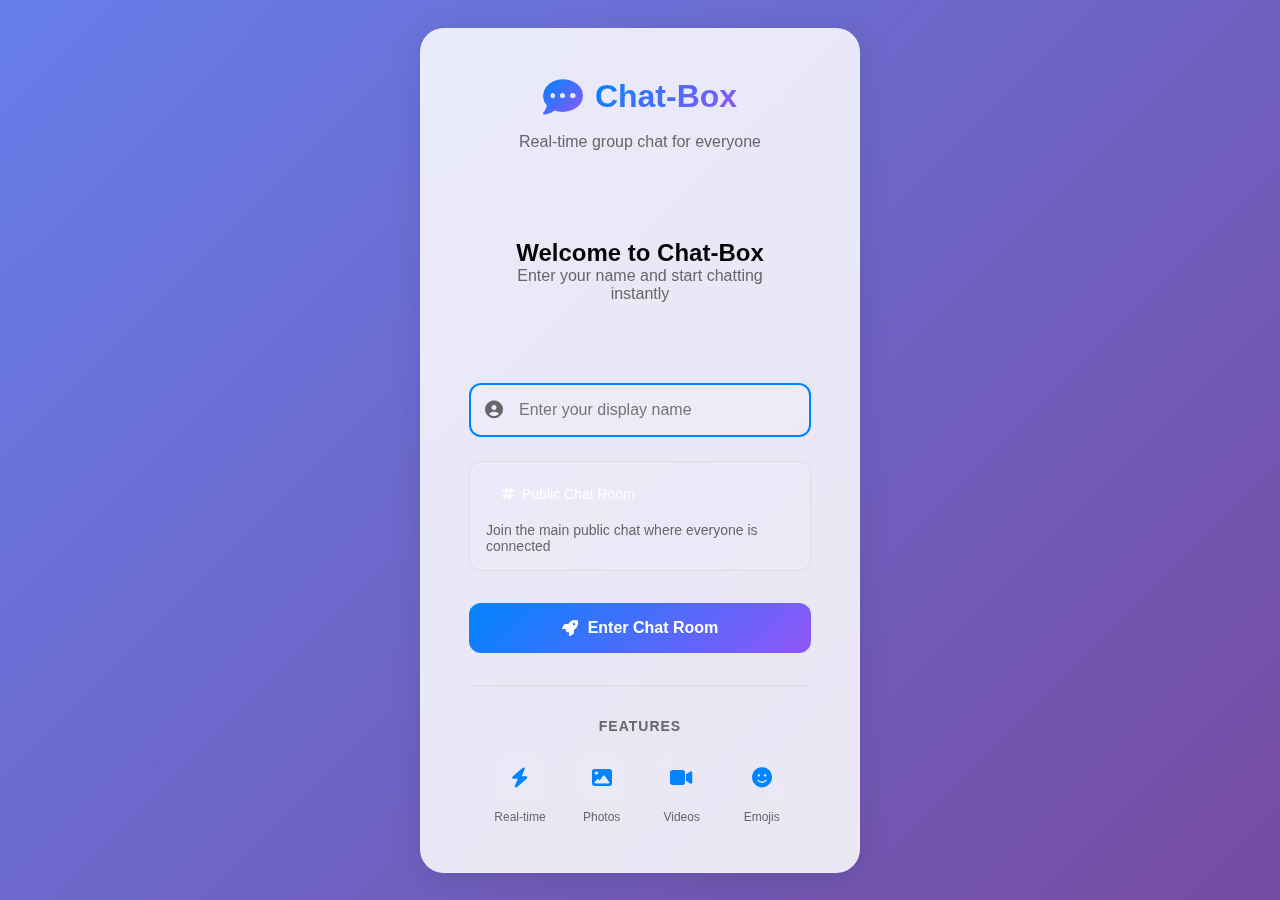
<file: frontend/index.html>
<!DOCTYPE html>
<html lang="en">
<head>
    <meta charset="UTF-8">
    <meta name="viewport" content="width=device-width, initial-scale=1.0">
    <title>Chat-Box | Real-time Group Chat</title>
    <link rel="stylesheet" href="style.css">
    <link rel="stylesheet" href="https://cdnjs.cloudflare.com/ajax/libs/font-awesome/6.4.0/css/all.min.css">
</head>
<body class="light-theme">
    <div class="theme-switch">
        <button id="themeToggle" class="theme-btn">
            <i class="fas fa-moon"></i>
        </button>
    </div>

    <div class="login-container">
        <div class="glass-card">
            <div class="app-header">
                <div class="app-logo">
                    <i class="fas fa-comment-dots"></i>
                    <h1>Chat-Box</h1>
                </div>
                <p class="app-tagline">Real-time group chat for everyone</p>
            </div>

            <div class="auth-body">
                <div class="welcome-message">
                    <h2>Welcome to Chat-Box</h2>
                    <p>Enter your name and start chatting instantly</p>
                </div>

                <form id="joinForm" class="login-form">
                    <div class="input-group">
                        <i class="fas fa-user-circle"></i>
                        <input 
                            type="text" 
                            id="username" 
                            placeholder="Enter your display name" 
                            required 
                            autocomplete="off"
                            autofocus
                        >
                    </div>

                    <div class="room-info-display">
                        <div class="room-badge">
                            <i class="fas fa-hashtag"></i>
                            <span>Public Chat Room</span>
                        </div>
                        <p>Join the main public chat where everyone is connected</p>
                    </div>

                    <button type="submit" class="join-btn">
                        <i class="fas fa-rocket"></i> Enter Chat Room
                    </button>
                </form>

                <div class="features">
                    <h3>Features</h3>
                    <div class="feature-icons">
                        <div>
                            <i class="fas fa-bolt"></i>
                            <span>Real-time</span>
                        </div>
                        <div>
                            <i class="fas fa-image"></i>
                            <span>Photos</span>
                        </div>
                        <div>
                            <i class="fas fa-video"></i>
                            <span>Videos</span>
                        </div>
                        <div>
                            <i class="fas fa-smile"></i>
                            <span>Emojis</span>
                        </div>
                    </div>
                </div>
            </div>
        </div>
    </div>

    <script src="theme.js"></script>
    <script>
        document.addEventListener('DOMContentLoaded', function() {
            initTheme();
            
            document.getElementById('joinForm').addEventListener('submit', function(e) {
                e.preventDefault();
                
                const username = document.getElementById('username').value.trim();
                
                if (username) {
                    localStorage.setItem('chatBoxUsername', username);
                    localStorage.setItem('chatBoxRoom', 'public-chat');
                    
                    const button = this.querySelector('.join-btn');
                    const originalText = button.innerHTML;
                    button.innerHTML = '<i class="fas fa-spinner fa-spin"></i> Connecting...';
                    button.disabled = true;
                    
                    setTimeout(() => {
                        window.location.href = 'chat.html';
                    }, 800);
                }
            });
            
            const storedUsername = localStorage.getItem('chatBoxUsername');
            if (storedUsername) {
                document.getElementById('username').value = storedUsername;
            }
        });
    </script>
</body>
</html>
</file>
<file: frontend/style.css>
/* Modern Glass/Messenger Theme */
:root {
    --messenger-blue: #0084ff;
    --messenger-blue-light: #e7f3ff;
    --messenger-gray: #f0f2f5;
    --messenger-dark: #050505;
    --messenger-text: #050505;
    --messenger-text-light: #65676b;
    --messenger-border: #dadde1;
    --messenger-white: #ffffff;
    --messenger-green: #00a400;
    --messenger-red: #fa383e;
    --messenger-purple: #9156f7;
    
    --glass-bg: rgba(255, 255, 255, 0.85);
    --glass-border: rgba(255, 255, 255, 0.2);
    --glass-shadow: 0 8px 32px rgba(0, 0, 0, 0.1);
    --glass-blur: blur(20px);
    
    --primary: var(--messenger-blue);
    --secondary: var(--messenger-purple);
    --bg-primary: var(--messenger-gray);
    --bg-secondary: var(--glass-bg);
    --text-primary: var(--messenger-text);
    --text-secondary: var(--messenger-text-light);
    --border-color: var(--messenger-border);
    --online: #31a24c;
    --typing: #65676b;
}

.dark-theme {
    --messenger-blue: #0099ff;
    --messenger-blue-light: rgba(0, 153, 255, 0.1);
    --messenger-gray: #18191a;
    --messenger-dark: #242526;
    --messenger-text: #e4e6eb;
    --messenger-text-light: #b0b3b8;
    --messenger-border: #3e4042;
    --messenger-white: #242526;
    
    --glass-bg: rgba(36, 37, 38, 0.85);
    --glass-border: rgba(255, 255, 255, 0.1);
    --glass-shadow: 0 8px 32px rgba(0, 0, 0, 0.3);
}

* {
    margin: 0;
    padding: 0;
    box-sizing: border-box;
}

body {
    font-family: -apple-system, BlinkMacSystemFont, 'Segoe UI', Roboto, Helvetica, Arial, sans-serif;
    background: var(--bg-primary);
    color: var(--text-primary);
    -webkit-font-smoothing: antialiased;
    -moz-osx-font-smoothing: grayscale;
    height: 100vh;
    overflow: hidden;
}

/* Login Page */
.login-container {
    display: flex;
    height: 100vh;
    background: linear-gradient(135deg, #667eea 0%, #764ba2 100%);
    position: relative;
    overflow: hidden;
}

.glass-card {
    position: relative;
    margin: auto;
    background: var(--glass-bg);
    backdrop-filter: var(--glass-blur);
    -webkit-backdrop-filter: var(--glass-blur);
    border-radius: 24px;
    border: 1px solid var(--glass-border);
    box-shadow: var(--glass-shadow);
    padding: 48px;
    width: 90%;
    max-width: 440px;
    z-index: 1;
}

.app-header {
    text-align: center;
    margin-bottom: 40px;
}

.app-logo {
    display: flex;
    align-items: center;
    justify-content: center;
    gap: 12px;
    margin-bottom: 16px;
}

.app-logo i {
    font-size: 40px;
    background: linear-gradient(135deg, var(--primary), var(--secondary));
    -webkit-background-clip: text;
    -webkit-text-fill-color: transparent;
    background-clip: text;
}

.app-logo h1 {
    font-size: 32px;
    font-weight: 700;
    background: linear-gradient(135deg, var(--primary), var(--secondary));
    -webkit-background-clip: text;
    -webkit-text-fill-color: transparent;
    background-clip: text;
}

.app-tagline {
    color: var(--text-secondary);
    font-size: 16px;
    font-weight: 400;
}

.login-form {
    display: flex;
    flex-direction: column;
    gap: 24px;
}

.input-group {
    position: relative;
}

.input-group i {
    position: absolute;
    left: 16px;
    top: 50%;
    transform: translateY(-50%);
    color: var(--text-secondary);
    font-size: 18px;
}

.input-group input {
    width: 100%;
    padding: 16px 16px 16px 48px;
    background: rgba(255, 255, 255, 0.1);
    border: 2px solid transparent;
    border-radius: 12px;
    font-size: 16px;
    color: var(--text-primary);
    transition: all 0.3s ease;
}

.input-group input:focus {
    outline: none;
    border-color: var(--primary);
    background: rgba(255, 255, 255, 0.15);
}

.room-info-display {
    background: rgba(255, 255, 255, 0.1);
    border-radius: 12px;
    padding: 16px;
    border: 1px solid var(--border-color);
}

.room-badge {
    display: inline-flex;
    align-items: center;
    gap: 8px;
    background: linear-gradient(135deg, var(--primary-light), var(--primary));
    color: white;
    padding: 8px 16px;
    border-radius: 20px;
    font-size: 14px;
    font-weight: 500;
    margin-bottom: 12px;
}

.room-info-display p {
    font-size: 14px;
    color: var(--text-secondary);
}

.join-btn {
    background: linear-gradient(135deg, var(--primary), var(--secondary));
    color: white;
    border: none;
    padding: 16px;
    border-radius: 12px;
    font-size: 16px;
    font-weight: 600;
    cursor: pointer;
    display: flex;
    align-items: center;
    justify-content: center;
    gap: 10px;
    transition: all 0.3s ease;
    margin-top: 8px;
}

.join-btn:hover {
    transform: translateY(-2px);
    box-shadow: 0 10px 20px rgba(0, 0, 0, 0.2);
}

.features {
    margin-top: 32px;
    padding-top: 32px;
    border-top: 1px solid var(--border-color);
}

.features h3 {
    text-align: center;
    color: var(--text-secondary);
    margin-bottom: 20px;
    font-size: 14px;
    font-weight: 600;
    text-transform: uppercase;
    letter-spacing: 1px;
}

.feature-icons {
    display: flex;
    justify-content: center;
    gap: 32px;
}

.feature-icons div {
    display: flex;
    flex-direction: column;
    align-items: center;
    gap: 8px;
}

.feature-icons i {
    font-size: 20px;
    width: 48px;
    height: 48px;
    display: flex;
    align-items: center;
    justify-content: center;
    background: rgba(255, 255, 255, 0.1);
    border-radius: 12px;
    color: var(--primary);
}

.feature-icons span {
    font-size: 12px;
    color: var(--text-secondary);
    font-weight: 500;
}

.theme-switch {
    position: absolute;
    top: 24px;
    right: 24px;
}

.theme-btn {
    width: 48px;
    height: 48px;
    background: var(--glass-bg);
    backdrop-filter: var(--glass-blur);
    border: 1px solid var(--glass-border);
    border-radius: 50%;
    display: flex;
    align-items: center;
    justify-content: center;
    color: var(--text-primary);
    font-size: 20px;
    cursor: pointer;
    transition: all 0.3s ease;
}

.theme-btn:hover {
    transform: rotate(30deg);
    background: rgba(255, 255, 255, 0.2);
}

/* Chat Page */
.chat-container {
    display: flex;
    height: 100vh;
    background: var(--bg-primary);
}

.sidebar {
    width: 360px;
    background: var(--bg-secondary);
    backdrop-filter: var(--glass-blur);
    -webkit-backdrop-filter: var(--glass-blur);
    border-right: 1px solid var(--glass-border);
    display: flex;
    flex-direction: column;
    position: relative;
    z-index: 10;
}

.sidebar-header {
    padding: 20px;
    display: flex;
    align-items: center;
    justify-content: space-between;
    border-bottom: 1px solid var(--border-color);
}

.user-info {
    display: flex;
    align-items: center;
    gap: 12px;
}

.user-avatar {
    width: 40px;
    height: 40px;
    border-radius: 50%;
    background: linear-gradient(135deg, var(--primary), var(--secondary));
    display: flex;
    align-items: center;
    justify-content: center;
    color: white;
    font-weight: 600;
    font-size: 16px;
}

.user-details h3 {
    font-size: 16px;
    font-weight: 600;
    margin-bottom: 4px;
}

.user-details p {
    font-size: 13px;
    color: var(--text-secondary);
    display: flex;
    align-items: center;
    gap: 4px;
}

.status-dot {
    width: 8px;
    height: 8px;
    border-radius: 50%;
    background: var(--online);
    display: inline-block;
}

.room-info {
    padding: 20px;
    border-bottom: 1px solid var(--border-color);
}

.room-info h3 {
    font-size: 20px;
    font-weight: 600;
    margin-bottom: 8px;
    display: flex;
    align-items: center;
    gap: 10px;
}

.room-info h3 i {
    color: var(--primary);
}

.room-stats {
    display: flex;
    gap: 20px;
    margin-top: 12px;
}

.stat {
    display: flex;
    align-items: center;
    gap: 6px;
    font-size: 14px;
    color: var(--text-secondary);
}

.stat i {
    font-size: 16px;
}

.online-users {
    flex: 1;
    padding: 20px;
    overflow-y: auto;
}

.online-users h3 {
    font-size: 16px;
    font-weight: 600;
    margin-bottom: 16px;
    color: var(--text-secondary);
    display: flex;
    align-items: center;
    gap: 8px;
}

.users-list {
    display: flex;
    flex-direction: column;
    gap: 12px;
}

.user-item {
    display: flex;
    align-items: center;
    gap: 12px;
    padding: 12px;
    border-radius: 12px;
    transition: all 0.2s ease;
    cursor: pointer;
}

.user-item:hover {
    background: rgba(0, 0, 0, 0.05);
}

.dark-theme .user-item:hover {
    background: rgba(255, 255, 255, 0.05);
}

.user-avatar-small {
    width: 36px;
    height: 36px;
    border-radius: 50%;
    background: linear-gradient(135deg, var(--primary), var(--secondary));
    display: flex;
    align-items: center;
    justify-content: center;
    color: white;
    font-weight: 600;
    font-size: 14px;
    position: relative;
}

.user-avatar-small::after {
    content: '';
    position: absolute;
    bottom: 0;
    right: 0;
    width: 10px;
    height: 10px;
    border-radius: 50%;
    background: var(--online);
    border: 2px solid var(--bg-secondary);
}

.user-details-small {
    flex: 1;
}

.user-details-small .name {
    font-size: 14px;
    font-weight: 500;
    margin-bottom: 2px;
}

.user-details-small .status {
    font-size: 12px;
    color: var(--text-secondary);
}

.chat-main {
    flex: 1;
    display: flex;
    flex-direction: column;
    background: var(--bg-primary);
}

.chat-header {
    padding: 16px 24px;
    background: var(--bg-secondary);
    backdrop-filter: var(--glass-blur);
    -webkit-backdrop-filter: var(--glass-blur);
    border-bottom: 1px solid var(--glass-border);
    display: flex;
    align-items: center;
    justify-content: space-between;
    position: relative;
    z-index: 5;
}

.chat-header-left {
    display: flex;
    align-items: center;
    gap: 16px;
}

.room-title {
    display: flex;
    flex-direction: column;
}

.room-title h2 {
    font-size: 20px;
    font-weight: 600;
    margin-bottom: 4px;
}

.typing-indicator {
    font-size: 13px;
    color: var(--typing);
    height: 18px;
    opacity: 0;
    transition: opacity 0.3s ease;
}

.typing-indicator.active {
    opacity: 1;
}

.messages-container {
    flex: 1;
    padding: 24px;
    overflow-y: auto;
    display: flex;
    flex-direction: column;
    gap: 8px;
}

.message {
    max-width: 65%;
    animation: messageAppear 0.3s ease;
}

@keyframes messageAppear {
    from {
        opacity: 0;
        transform: translateY(10px);
    }
    to {
        opacity: 1;
        transform: translateY(0);
    }
}

.message.outgoing {
    align-self: flex-end;
}

.message.incoming {
    align-self: flex-start;
}

.message.system {
    align-self: center;
    max-width: 80%;
    text-align: center;
}

.message-system {
    background: rgba(0, 0, 0, 0.05);
    padding: 8px 16px;
    border-radius: 18px;
    font-size: 13px;
    color: var(--text-secondary);
    display: inline-block;
}

.dark-theme .message-system {
    background: rgba(255, 255, 255, 0.05);
}

.message-bubble {
    padding: 12px 16px;
    border-radius: 18px;
    position: relative;
    word-wrap: break-word;
    font-size: 15px;
    line-height: 1.4;
}

.message.outgoing .message-bubble {
    background: var(--primary);
    color: white;
    border-bottom-right-radius: 4px;
}

.message.incoming .message-bubble {
    background: var(--messenger-blue-light);
    color: var(--text-primary);
    border-bottom-left-radius: 4px;
}

.dark-theme .message.incoming .message-bubble {
    background: rgba(255, 255, 255, 0.1);
}

.message-header {
    display: flex;
    align-items: center;
    gap: 8px;
    margin-bottom: 4px;
}

.message-sender {
    font-size: 13px;
    font-weight: 600;
    color: var(--text-secondary);
}

.message-time {
    font-size: 11px;
    color: var(--text-secondary);
    opacity: 0.8;
}

.message.outgoing .message-time {
    color: rgba(255, 255, 255, 0.8);
}

.file-message {
    margin-top: 8px;
    padding: 12px;
    background: rgba(255, 255, 255, 0.1);
    border-radius: 12px;
    border: 1px solid var(--border-color);
}

.file-preview {
    margin-top: 8px;
}

.file-preview img,
.file-preview video {
    max-width: 200px;
    border-radius: 8px;
    display: block;
}

.file-info {
    display: flex;
    align-items: center;
    gap: 8px;
    margin-bottom: 8px;
}

.file-info i {
    font-size: 24px;
    color: var(--primary);
}

.file-name {
    font-size: 14px;
    font-weight: 500;
}

.chat-input-container {
    padding: 20px 24px;
    background: var(--bg-secondary);
    backdrop-filter: var(--glass-blur);
    -webkit-backdrop-filter: var(--glass-blur);
    border-top: 1px solid var(--glass-border);
    position: relative;
    z-index: 5;
}

.input-wrapper {
    display: flex;
    align-items: center;
    gap: 12px;
    background: rgba(255, 255, 255, 0.1);
    border-radius: 24px;
    padding: 8px 8px 8px 20px;
    border: 1px solid var(--border-color);
}

.input-actions {
    display: flex;
    gap: 8px;
}

.action-btn {
    width: 36px;
    height: 36px;
    border-radius: 50%;
    border: none;
    background: transparent;
    color: var(--text-secondary);
    display: flex;
    align-items: center;
    justify-content: center;
    cursor: pointer;
    transition: all 0.2s ease;
}

.action-btn:hover {
    background: rgba(0, 0, 0, 0.1);
    color: var(--primary);
}

.dark-theme .action-btn:hover {
    background: rgba(255, 255, 255, 0.1);
}

.message-input {
    flex: 1;
    border: none;
    background: transparent;
    color: var(--text-primary);
    font-size: 15px;
    padding: 8px 0;
    outline: none;
    min-height: 24px;
    max-height: 120px;
    resize: none;
    font-family: inherit;
}

.send-btn {
    width: 40px;
    height: 40px;
    border-radius: 50%;
    background: var(--primary);
    border: none;
    color: white;
    display: flex;
    align-items: center;
    justify-content: center;
    cursor: pointer;
    transition: all 0.2s ease;
    flex-shrink: 0;
}

.send-btn:hover {
    transform: scale(1.1);
}

.send-btn:disabled {
    opacity: 0.5;
    cursor: not-allowed;
    transform: none;
}

.emoji-picker-container {
    position: absolute;
    bottom: 80px;
    right: 24px;
    background: var(--bg-secondary);
    backdrop-filter: var(--glass-blur);
    border: 1px solid var(--glass-border);
    border-radius: 16px;
    box-shadow: var(--glass-shadow);
    padding: 16px;
    z-index: 100;
    display: none;
}

.emoji-picker-container.show {
    display: block;
    animation: slideUp 0.3s ease;
}

@keyframes slideUp {
    from {
        opacity: 0;
        transform: translateY(10px);
    }
    to {
        opacity: 1;
        transform: translateY(0);
    }
}

.emoji-grid {
    display: grid;
    grid-template-columns: repeat(8, 1fr);
    gap: 4px;
    max-height: 200px;
    overflow-y: auto;
    padding: 8px;
}

.emoji-item {
    width: 36px;
    height: 36px;
    display: flex;
    align-items: center;
    justify-content: center;
    cursor: pointer;
    font-size: 20px;
    border-radius: 8px;
    transition: all 0.2s ease;
}

.emoji-item:hover {
    background: rgba(0, 0, 0, 0.1);
    transform: scale(1.2);
}

.dark-theme .emoji-item:hover {
    background: rgba(255, 255, 255, 0.1);
}

.file-preview-container {
    position: absolute;
    bottom: 80px;
    left: 24px;
    background: var(--bg-secondary);
    backdrop-filter: var(--glass-blur);
    border: 1px solid var(--glass-border);
    border-radius: 16px;
    padding: 16px;
    box-shadow: var(--glass-shadow);
    z-index: 100;
    display: none;
}

.file-preview-container.show {
    display: block;
    animation: slideUp 0.3s ease;
}

.preview-header {
    display: flex;
    justify-content: space-between;
    align-items: center;
    margin-bottom: 12px;
}

.preview-header h4 {
    font-size: 14px;
    font-weight: 600;
}

.close-preview {
    width: 24px;
    height: 24px;
    border-radius: 50%;
    border: none;
    background: transparent;
    color: var(--text-secondary);
    cursor: pointer;
    display: flex;
    align-items: center;
    justify-content: center;
}

.preview-content {
    max-width: 200px;
    max-height: 200px;
    overflow: hidden;
    border-radius: 8px;
}

.preview-content img,
.preview-content video {
    width: 100%;
    height: auto;
    display: block;
}

.send-file-btn {
    width: 100%;
    margin-top: 12px;
    padding: 10px;
    background: var(--primary);
    color: white;
    border: none;
    border-radius: 8px;
    font-weight: 600;
    cursor: pointer;
    transition: all 0.2s ease;
}

.send-file-btn:hover {
    opacity: 0.9;
}

.welcome-message {
    text-align: center;
    padding: 48px 24px;
    animation: fadeIn 0.5s ease;
}

@keyframes fadeIn {
    from { opacity: 0; }
    to { opacity: 1; }
}

.welcome-icon {
    font-size: 64px;
    color: var(--primary);
    margin-bottom: 24px;
    opacity: 0.5;
}

.welcome-message h3 {
    font-size: 24px;
    font-weight: 600;
    margin-bottom: 12px;
}

.welcome-message p {
    color: var(--text-secondary);
    font-size: 16px;
    margin-bottom: 32px;
}

.welcome-tips {
    display: flex;
    flex-direction: column;
    gap: 12px;
    max-width: 400px;
    margin: 0 auto;
}

.tip {
    display: flex;
    align-items: center;
    gap: 12px;
    padding: 12px;
    background: rgba(255, 255, 255, 0.1);
    border-radius: 12px;
    font-size: 14px;
}

.tip i {
    color: var(--primary);
    font-size: 16px;
}

.notification {
    position: fixed;
    top: 24px;
    right: 24px;
    background: var(--bg-secondary);
    backdrop-filter: var(--glass-blur);
    border: 1px solid var(--glass-border);
    border-radius: 12px;
    padding: 16px 20px;
    box-shadow: var(--glass-shadow);
    display: flex;
    align-items: center;
    gap: 12px;
    z-index: 1000;
    animation: slideInRight 0.3s ease;
    max-width: 300px;
}

@keyframes slideInRight {
    from {
        opacity: 0;
        transform: translateX(100%);
    }
    to {
        opacity: 1;
        transform: translateX(0);
    }
}

.notification i {
    font-size: 20px;
}

.notification.success i { color: var(--online); }
.notification.error i { color: var(--messenger-red); }
.notification.info i { color: var(--primary); }

.notification-content {
    flex: 1;
    font-size: 14px;
    line-height: 1.4;
}

@media (max-width: 768px) {
    .sidebar {
        position: fixed;
        left: -100%;
        top: 0;
        bottom: 0;
        width: 100%;
        transition: left 0.3s ease;
        z-index: 100;
    }
    
    .sidebar.active {
        left: 0;
    }
    
    .message {
        max-width: 85%;
    }
    
    .glass-card {
        padding: 32px 24px;
    }
    
    .feature-icons {
        gap: 16px;
    }
}

.messages-container::-webkit-scrollbar,
.online-users::-webkit-scrollbar {
    width: 6px;
}

.messages-container::-webkit-scrollbar-track,
.online-users::-webkit-scrollbar-track {
    background: transparent;
}

.messages-container::-webkit-scrollbar-thumb,
.online-users::-webkit-scrollbar-thumb {
    background: var(--border-color);
    border-radius: 3px;
}
</file>
